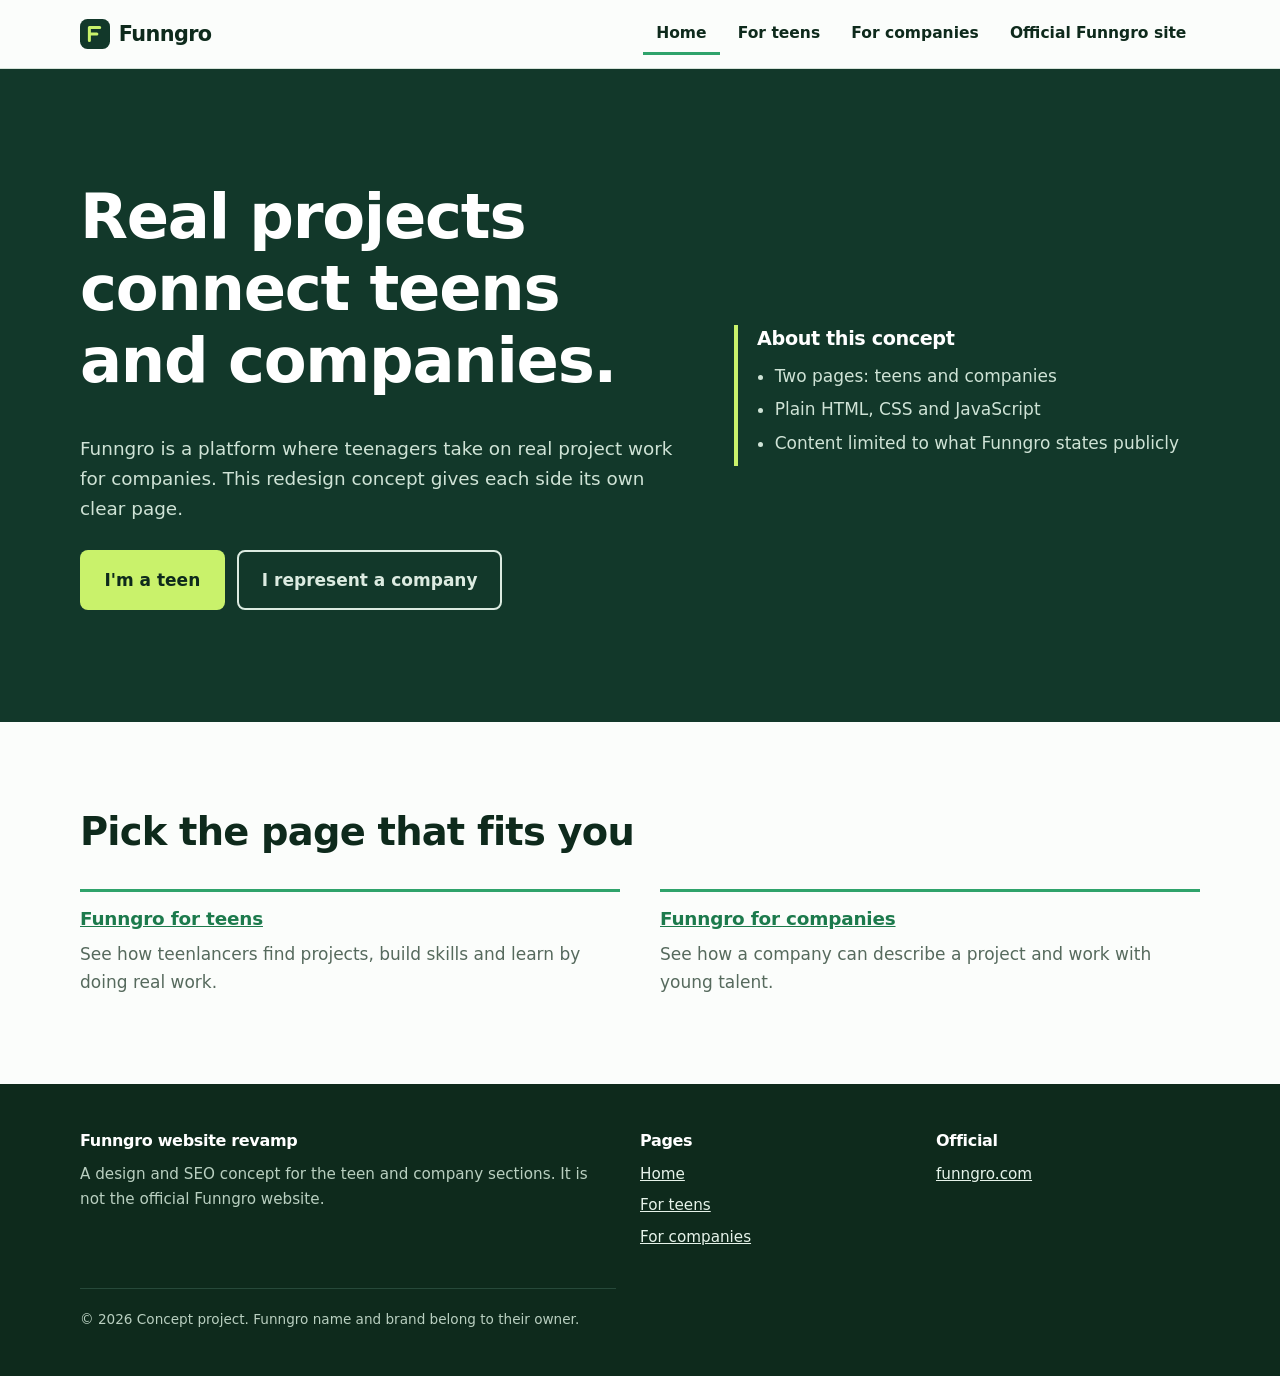
<file: index.html>
<!DOCTYPE html>
<html lang="en">
<head>
<meta charset="utf-8">
<meta name="viewport" content="width=device-width, initial-scale=1">
<title>Funngro Revamp: Real projects for teens, young talent for companies</title>
<meta name="description" content="A website redesign concept for Funngro, the platform that connects teenagers with companies for real projects. Choose the teen or company path.">
<meta name="theme-color" content="#12382a">
<link rel="canonical" href="https://YOUR-DOMAIN.vercel.app/">
<meta property="og:type" content="website">
<meta property="og:site_name" content="Funngro Website Revamp (concept)">
<meta property="og:title" content="Funngro Revamp: Real projects for teens, young talent for companies">
<meta property="og:description" content="A website redesign concept for Funngro, the platform that connects teenagers with companies for real projects. Choose the teen or company path.">
<meta property="og:url" content="https://YOUR-DOMAIN.vercel.app/">
<meta property="og:locale" content="en_IN">
<meta name="twitter:card" content="summary">
<meta name="twitter:title" content="Funngro Revamp: Real projects for teens, young talent for companies">
<meta name="twitter:description" content="A website redesign concept for Funngro, the platform that connects teenagers with companies for real projects. Choose the teen or company path.">
<link rel="icon" href="data:image/svg+xml,%3Csvg xmlns='http://www.w3.org/2000/svg' viewBox='0 0 32 32'%3E%3Crect width='32' height='32' rx='8' fill='%2312382a'/%3E%3Cpath d='M10 23V9h11M10 16h8' fill='none' stroke='%23c9f26b' stroke-width='3.2' stroke-linecap='round'/%3E%3C/svg%3E">
<link rel="stylesheet" href="style.css">
</head>
<body>
<a class="skip" href="#main">Skip to content</a>
<header class="site-header"><div class="wrap nav">
<a class="brand" href="index.html" aria-label="Funngro revamp home"><svg viewBox="0 0 32 32" aria-hidden="true" focusable="false"><rect width="32" height="32" rx="8" fill="#12382a"/><path d="M10 23V9h11M10 16h8" fill="none" stroke="#c9f26b" stroke-width="3.2" stroke-linecap="round" stroke-linejoin="round"/></svg>Funngro</a>
<button class="nav-toggle" aria-expanded="false" aria-controls="nav-list">Menu</button>
<nav aria-label="Main"><ul class="nav-list" id="nav-list">
<li><a href="index.html" aria-current="page">Home</a></li><li><a href="teen.html">For teens</a></li><li><a href="company.html">For companies</a></li>
<li><a href="https://www.funngro.com/" rel="noopener">Official Funngro site</a></li>
</ul></nav></div></header>
<main id="main">
<section class="hero"><div class="wrap hero-grid"><div>
<h1>Real projects connect teens and companies.</h1>
<p>Funngro is a platform where teenagers take on real project work for companies. This redesign concept gives each side its own clear page.</p>
<div class="btns"><a class="btn btn-primary" href="teen.html">I'm a teen</a><a class="btn btn-ghost" href="company.html">I represent a company</a></div></div>
<div class="hero-note"><h2 style="color:#fff;font-size:1.2rem">About this concept</h2><ul><li>Two pages: teens and companies</li><li>Plain HTML, CSS and JavaScript</li><li>Content limited to what Funngro states publicly</li></ul></div></div></section>
<section aria-labelledby="paths"><div class="wrap"><h2 id="paths">Pick the page that fits you</h2>
<div class="grid">
<div class="item"><h3><a href="teen.html">Funngro for teens</a></h3><p>See how teenlancers find projects, build skills and learn by doing real work.</p></div>
<div class="item"><h3><a href="company.html">Funngro for companies</a></h3><p>See how a company can describe a project and work with young talent.</p></div>
</div></div></section>
</main>
<footer class="site-footer"><div class="wrap">
<div class="foot">
<div><h2>Funngro website revamp</h2><p>A design and SEO concept for the teen and company sections. It is not the official Funngro website.</p></div>
<nav aria-label="Footer pages"><h2>Pages</h2><ul><li><a href="index.html">Home</a></li><li><a href="teen.html">For teens</a></li><li><a href="company.html">For companies</a></li></ul></nav>
<nav aria-label="Official links"><h2>Official</h2><ul><li><a href="https://www.funngro.com/" rel="noopener">funngro.com</a></li></ul></nav>
</div>
<p class="fine">&copy; <span id="year">2026</span> Concept project. Funngro name and brand belong to their owner.</p>
</div></footer>
<script src="script.js" defer></script>
</body>
</html>
</file>
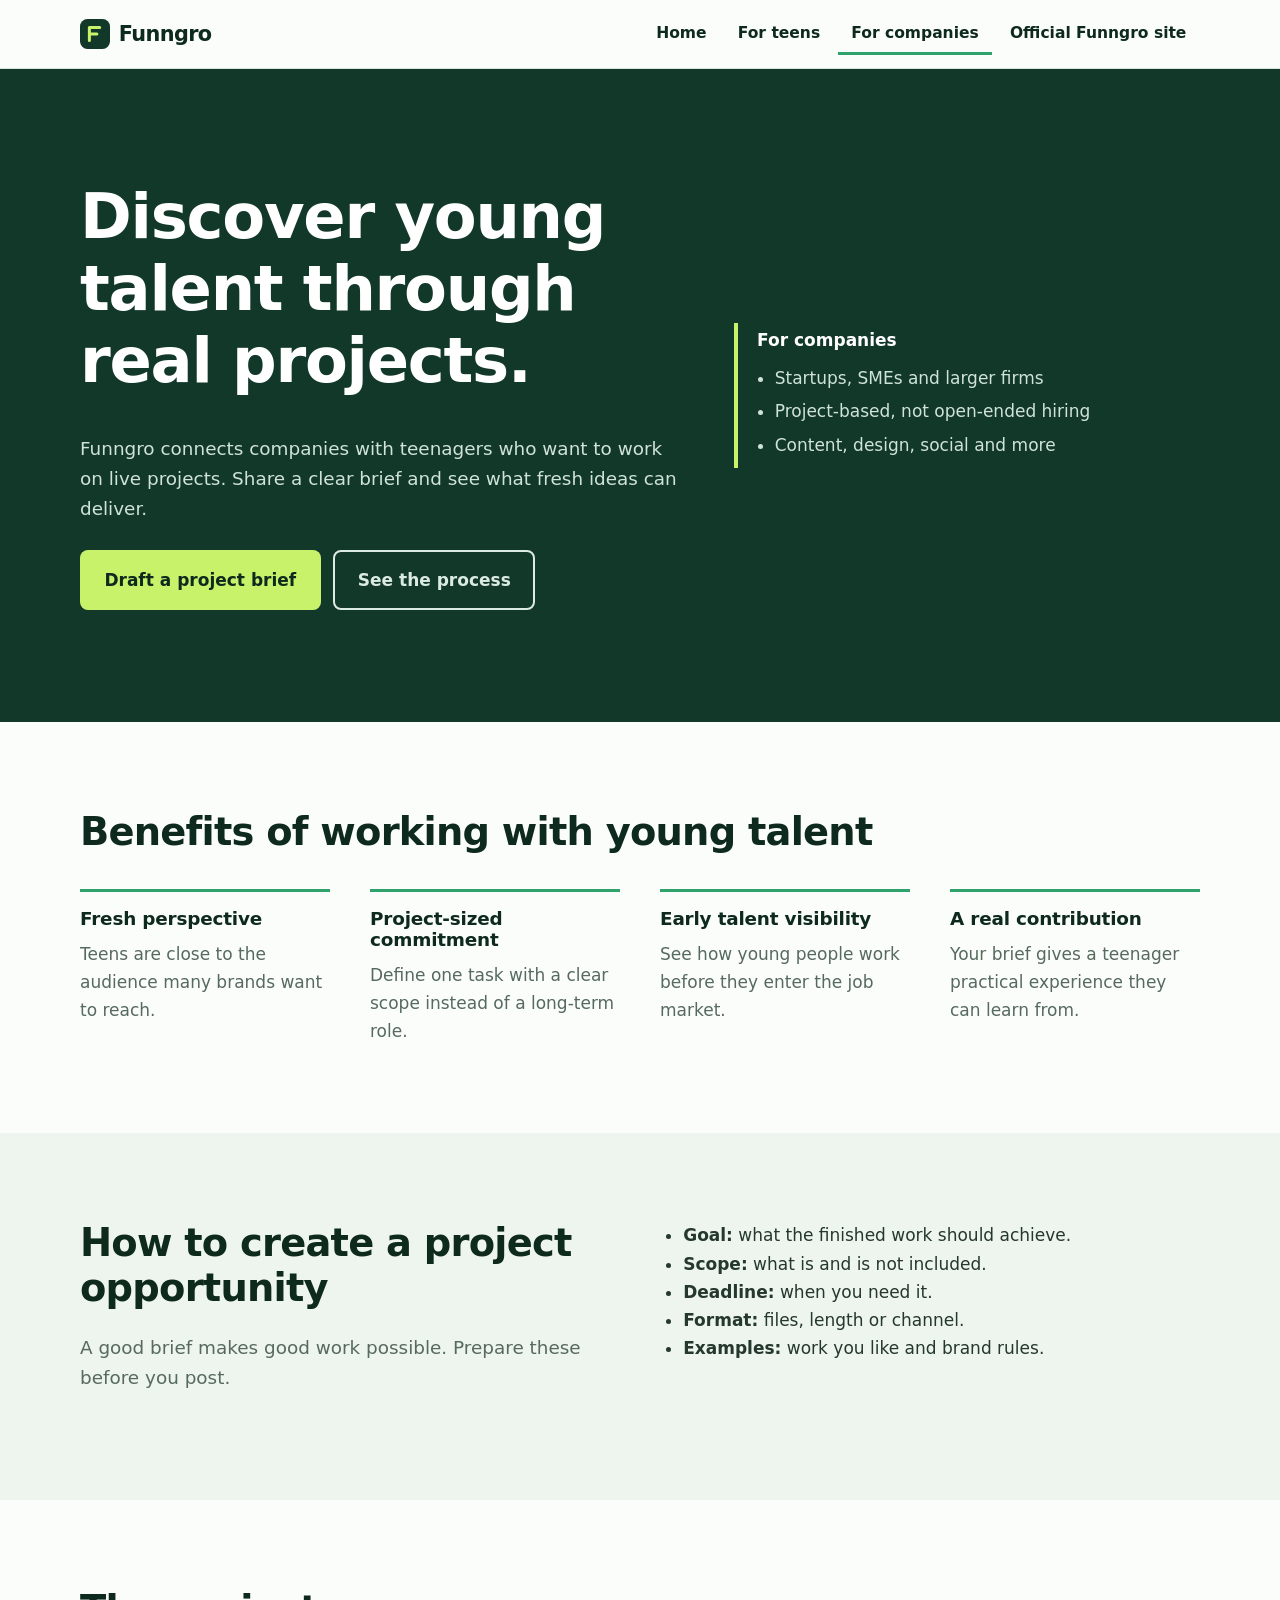
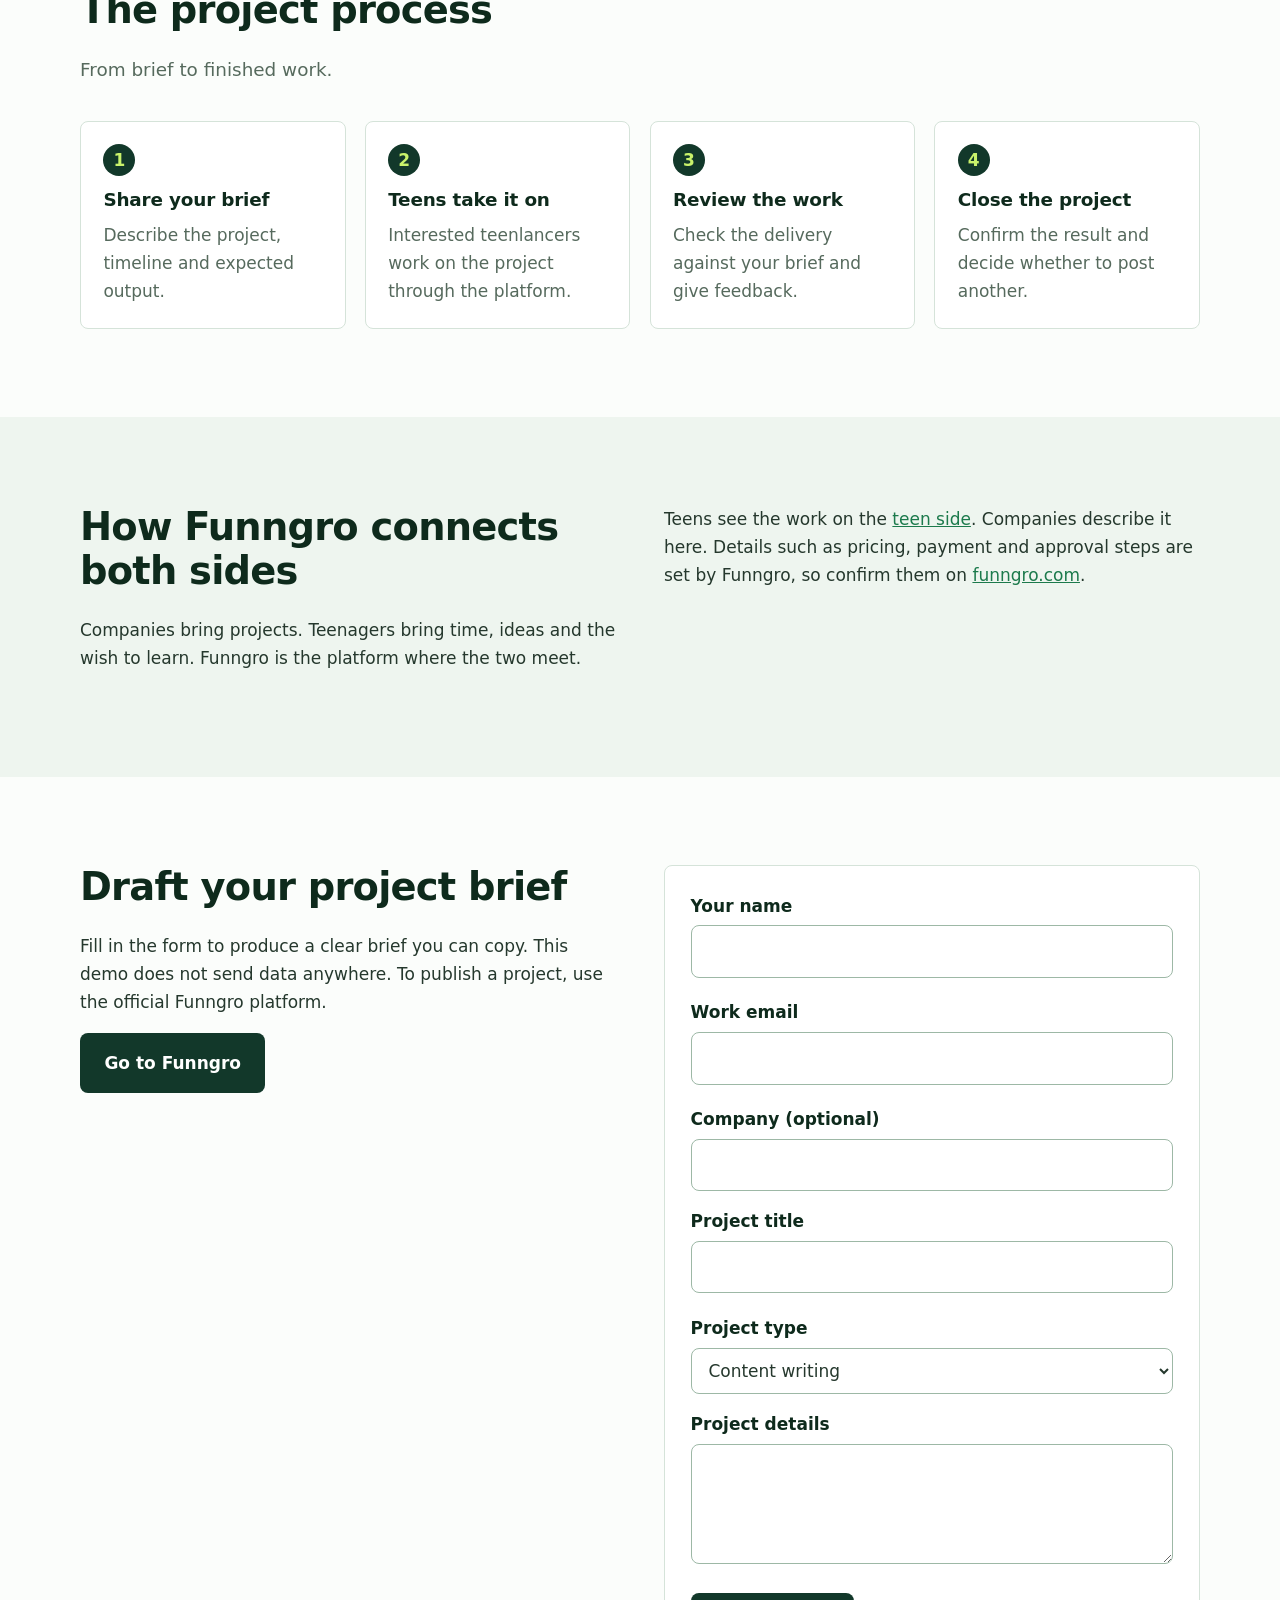
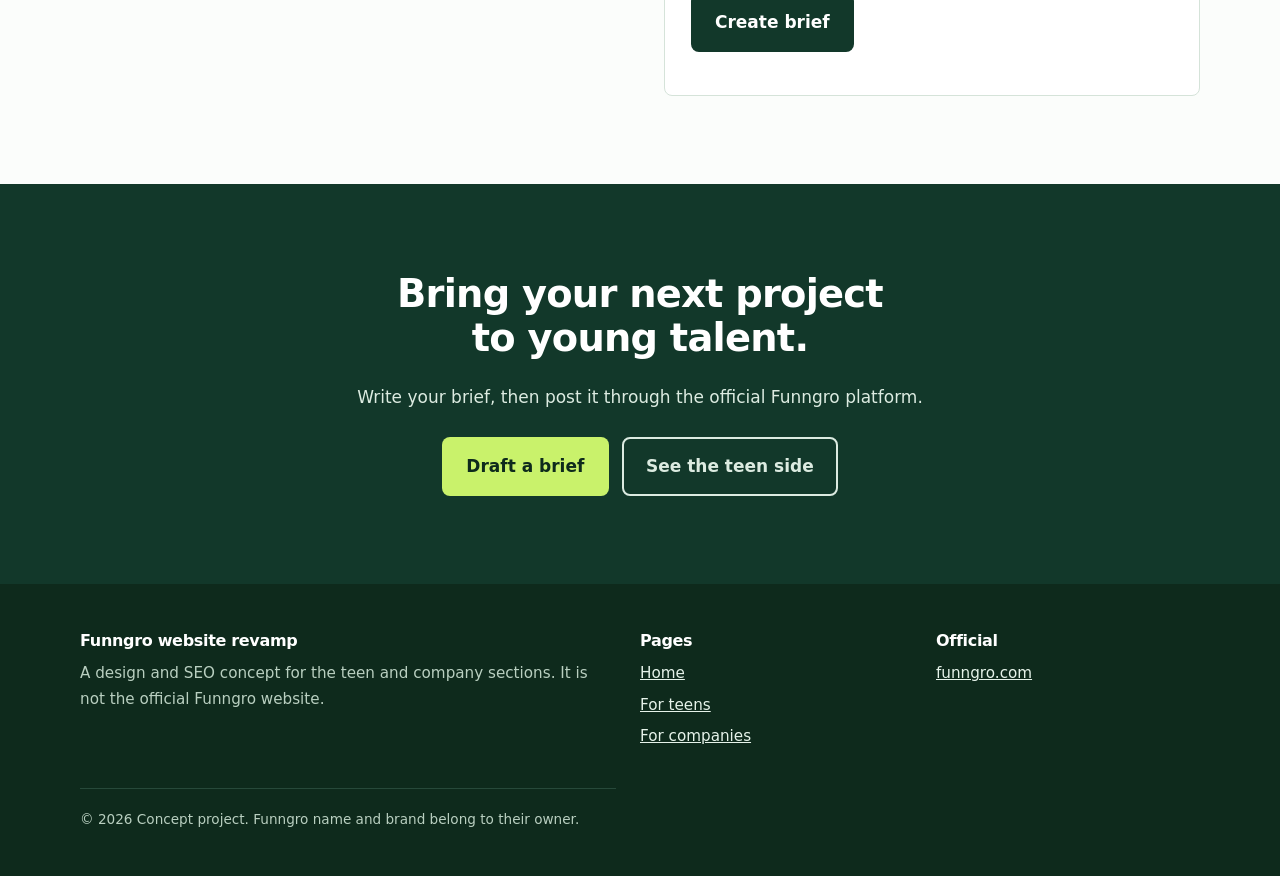
<file: company.html>
<!DOCTYPE html>
<html lang="en">
<head>
<meta charset="utf-8">
<meta name="viewport" content="width=device-width, initial-scale=1">
<title>Funngro for Companies: Work With Young Talent on Real Projects</title>
<meta name="description" content="Describe a project, reach teenage talent and review the finished work. Learn how companies can work with young talent through Funngro.">
<meta name="theme-color" content="#12382a">
<link rel="canonical" href="https://https://funngro-website-henna.vercel.app//company.html">
<meta property="og:type" content="website">
<meta property="og:site_name" content="Funngro Website Revamp (concept)">
<meta property="og:title" content="Funngro for Companies: Work With Young Talent on Real Projects">
<meta property="og:description" content="Describe a project, reach teenage talent and review the finished work. Learn how companies can work with young talent through Funngro.">
<meta property="og:url" content="https://https://funngro-website-henna.vercel.app//company.html">
<meta property="og:locale" content="en_IN">
<meta name="twitter:card" content="summary">
<meta name="twitter:title" content="Funngro for Companies: Work With Young Talent on Real Projects">
<meta name="twitter:description" content="Describe a project, reach teenage talent and review the finished work. Learn how companies can work with young talent through Funngro.">
<link rel="icon" href="data:image/svg+xml,%3Csvg xmlns='http://www.w3.org/2000/svg' viewBox='0 0 32 32'%3E%3Crect width='32' height='32' rx='8' fill='%2312382a'/%3E%3Cpath d='M10 23V9h11M10 16h8' fill='none' stroke='%23c9f26b' stroke-width='3.2' stroke-linecap='round'/%3E%3C/svg%3E">
<link rel="stylesheet" href="style.css">
<script type="application/ld+json">
{"@context":"https://schema.org","@type":"WebPage","name":"Funngro for companies","description":"How companies can create project opportunities for young talent.","isPartOf":{"@type":"WebSite","name":"Funngro Website Revamp (concept)"}}
</script>
</head>
<body>
<a class="skip" href="#main">Skip to content</a>
<header class="site-header"><div class="wrap nav">
<a class="brand" href="index.html" aria-label="Funngro revamp home"><svg viewBox="0 0 32 32" aria-hidden="true" focusable="false"><rect width="32" height="32" rx="8" fill="#12382a"/><path d="M10 23V9h11M10 16h8" fill="none" stroke="#c9f26b" stroke-width="3.2" stroke-linecap="round" stroke-linejoin="round"/></svg>Funngro</a>
<button class="nav-toggle" aria-expanded="false" aria-controls="nav-list">Menu</button>
<nav aria-label="Main"><ul class="nav-list" id="nav-list">
<li><a href="index.html">Home</a></li><li><a href="teen.html">For teens</a></li><li><a href="company.html" aria-current="page">For companies</a></li>
<li><a href="https://www.funngro.com/" rel="noopener">Official Funngro site</a></li>
</ul></nav></div></header>
<main id="main">
<section class="hero" aria-labelledby="h1"><div class="wrap hero-grid"><div>
<h1 id="h1">Discover young talent through real projects.</h1>
<p>Funngro connects companies with teenagers who want to work on live projects. Share a clear brief and see what fresh ideas can deliver.</p>
<div class="btns"><a class="btn btn-primary" href="#inquiry">Draft a project brief</a><a class="btn btn-ghost" href="#process">See the process</a></div></div>
<aside class="hero-note" aria-label="At a glance"><strong>For companies</strong><ul><li>Startups, SMEs and larger firms</li><li>Project-based, not open-ended hiring</li><li>Content, design, social and more</li></ul></aside></div></section>

<section aria-labelledby="ben-h"><div class="wrap"><h2 id="ben-h">Benefits of working with young talent</h2>
<div class="grid">
<div class="item"><h3>Fresh perspective</h3><p>Teens are close to the audience many brands want to reach.</p></div>
<div class="item"><h3>Project-sized commitment</h3><p>Define one task with a clear scope instead of a long-term role.</p></div>
<div class="item"><h3>Early talent visibility</h3><p>See how young people work before they enter the job market.</p></div>
<div class="item"><h3>A real contribution</h3><p>Your brief gives a teenager practical experience they can learn from.</p></div></div></div></section>

<section class="alt" aria-labelledby="create-h"><div class="wrap split"><div>
<h2 id="create-h">How to create a project opportunity</h2>
<p class="lead">A good brief makes good work possible. Prepare these before you post.</p></div>
<ul style="margin:0;padding-left:1.2rem"><li><strong>Goal:</strong> what the finished work should achieve.</li><li><strong>Scope:</strong> what is and is not included.</li><li><strong>Deadline:</strong> when you need it.</li><li><strong>Format:</strong> files, length or channel.</li><li><strong>Examples:</strong> work you like and brand rules.</li></ul></div></section>

<section id="process" aria-labelledby="proc-h"><div class="wrap"><h2 id="proc-h">The project process</h2>
<p class="lead">From brief to finished work.</p>
<ol class="steps">
<li><h3>Share your brief</h3><p>Describe the project, timeline and expected output.</p></li>
<li><h3>Teens take it on</h3><p>Interested teenlancers work on the project through the platform.</p></li>
<li><h3>Review the work</h3><p>Check the delivery against your brief and give feedback.</p></li>
<li><h3>Close the project</h3><p>Confirm the result and decide whether to post another.</p></li></ol></div></section>

<section class="alt" aria-labelledby="conn-h"><div class="wrap split"><div>
<h2 id="conn-h">How Funngro connects both sides</h2>
<p>Companies bring projects. Teenagers bring time, ideas and the wish to learn. Funngro is the platform where the two meet.</p></div>
<div><p>Teens see the work on the <a href="teen.html">teen side</a>. Companies describe it here. Details such as pricing, payment and approval steps are set by Funngro, so confirm them on <a href="https://www.funngro.com/" rel="noopener">funngro.com</a>.</p></div></div></section>

<section id="inquiry" aria-labelledby="inq-h"><div class="wrap split"><div>
<h2 id="inq-h">Draft your project brief</h2>
<p>Fill in the form to produce a clear brief you can copy. This demo does not send data anywhere. To publish a project, use the official Funngro platform.</p>
<p><a class="btn btn-dark" href="https://www.funngro.com/" rel="noopener">Go to Funngro</a></p></div>
<form id="brief-form" novalidate aria-label="Project brief">
<label for="name">Your name</label><input id="name" name="name" autocomplete="name" required aria-describedby="name-err"><p class="err" id="name-err" role="alert"></p>
<label for="email">Work email</label><input id="email" name="email" type="email" autocomplete="email" required aria-describedby="email-err"><p class="err" id="email-err" role="alert"></p>
<label for="org">Company (optional)</label><input id="org" name="org" autocomplete="organization">
<label for="title">Project title</label><input id="title" name="title" required aria-describedby="title-err"><p class="err" id="title-err" role="alert"></p>
<label for="type">Project type</label><select id="type" name="type"><option>Content writing</option><option>Graphic design</option><option>Social media</option><option>Survey or research</option><option>Other</option></select>
<label for="details">Project details</label><textarea id="details" name="details" required aria-describedby="details-err"></textarea><p class="err" id="details-err" role="alert"></p>
<button class="btn btn-dark" type="submit">Create brief</button>
<textarea id="brief-output" readonly hidden aria-label="Generated brief" style="margin-top:1rem"></textarea>
<p id="brief-actions" hidden><button class="btn btn-primary" type="button" id="copy-brief">Copy brief</button></p>
<p class="status" id="brief-status" role="status"></p></form></div></section>
<section class="cta" aria-labelledby="cta-h"><div class="wrap"><h2 id="cta-h">Bring your next project to young talent.</h2><p>Write your brief, then post it through the official Funngro platform.</p><div class="btns"><a class="btn btn-primary" href="#inquiry">Draft a brief</a><a class="btn btn-ghost" href="teen.html">See the teen side</a></div></div></section>
</main>
<footer class="site-footer"><div class="wrap">
<div class="foot">
<div><h2>Funngro website revamp</h2><p>A design and SEO concept for the teen and company sections. It is not the official Funngro website.</p></div>
<nav aria-label="Footer pages"><h2>Pages</h2><ul><li><a href="index.html">Home</a></li><li><a href="teen.html">For teens</a></li><li><a href="company.html">For companies</a></li></ul></nav>
<nav aria-label="Official links"><h2>Official</h2><ul><li><a href="https://www.funngro.com/" rel="noopener">funngro.com</a></li></ul></nav>
</div>
<p class="fine">&copy; <span id="year">2026</span> Concept project. Funngro name and brand belong to their owner.</p>
</div></footer>
<script src="script.js" defer></script>
</body>
</html>
</file>
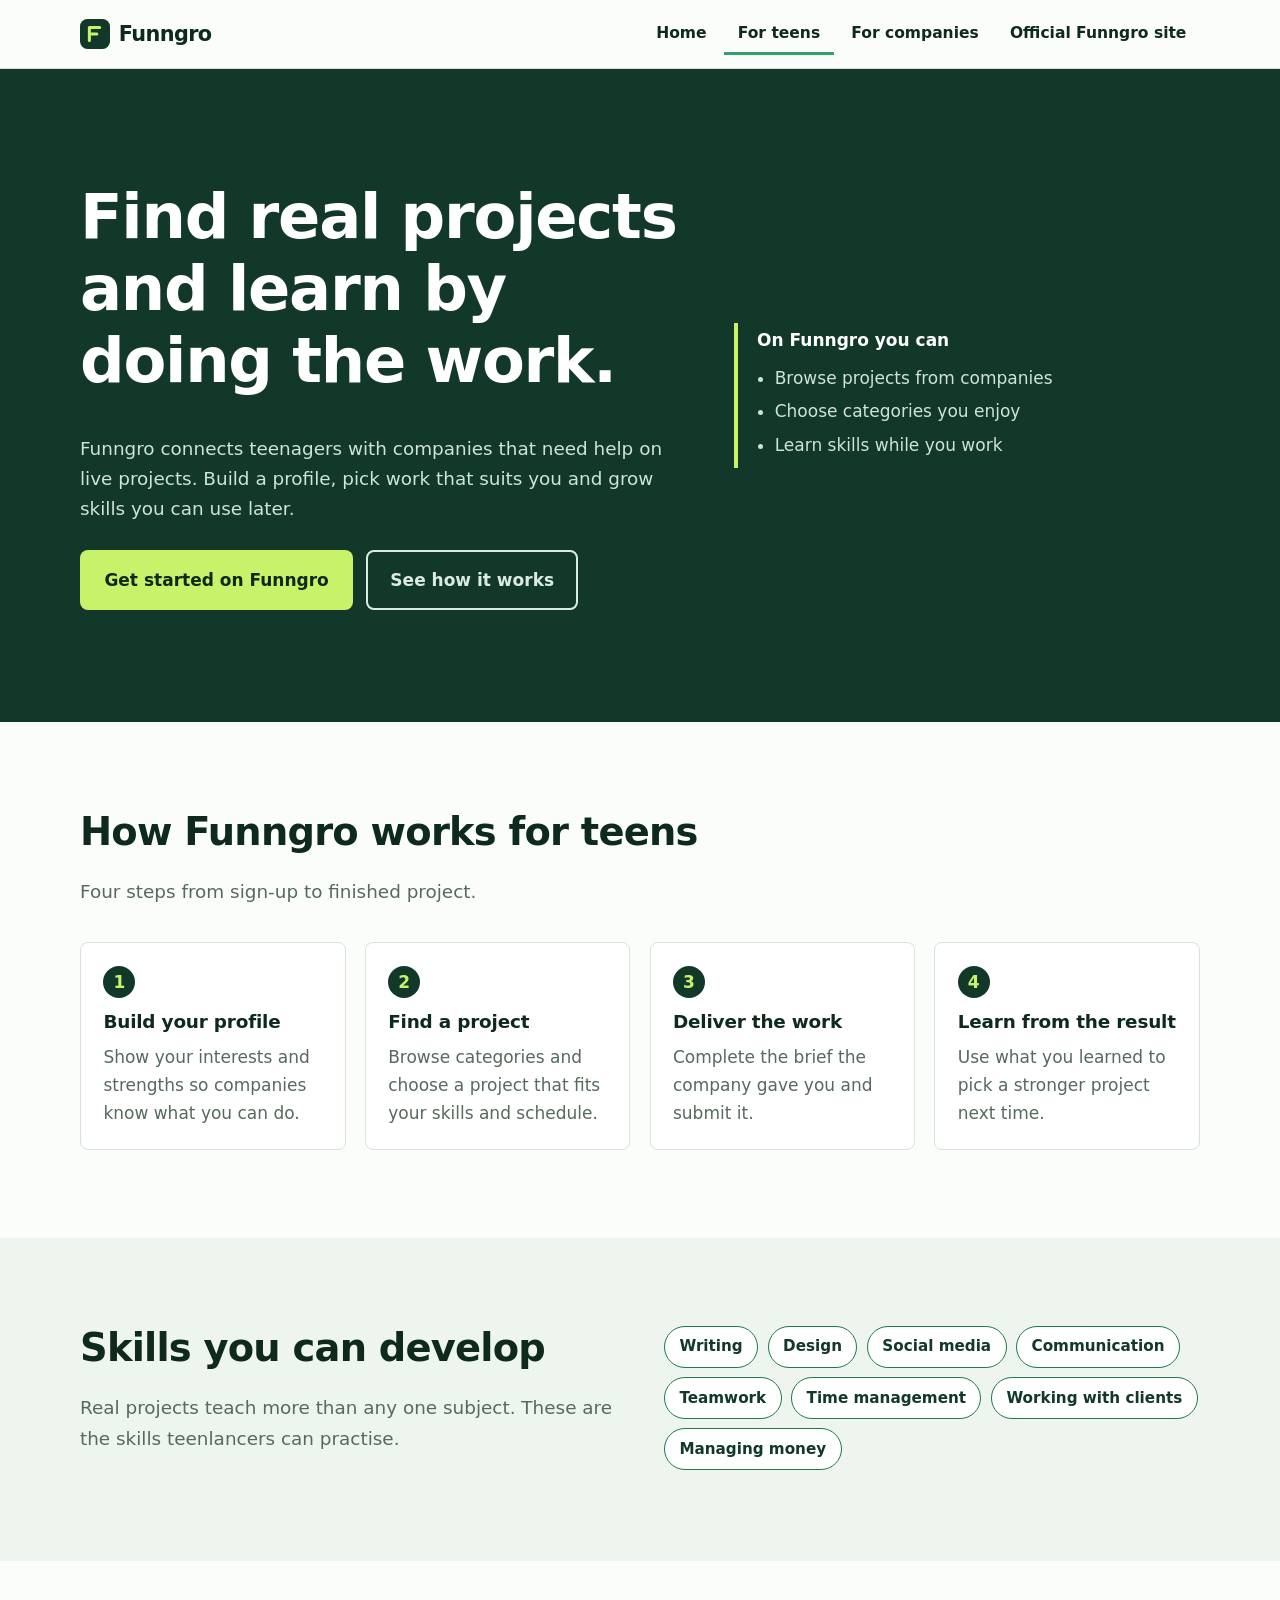
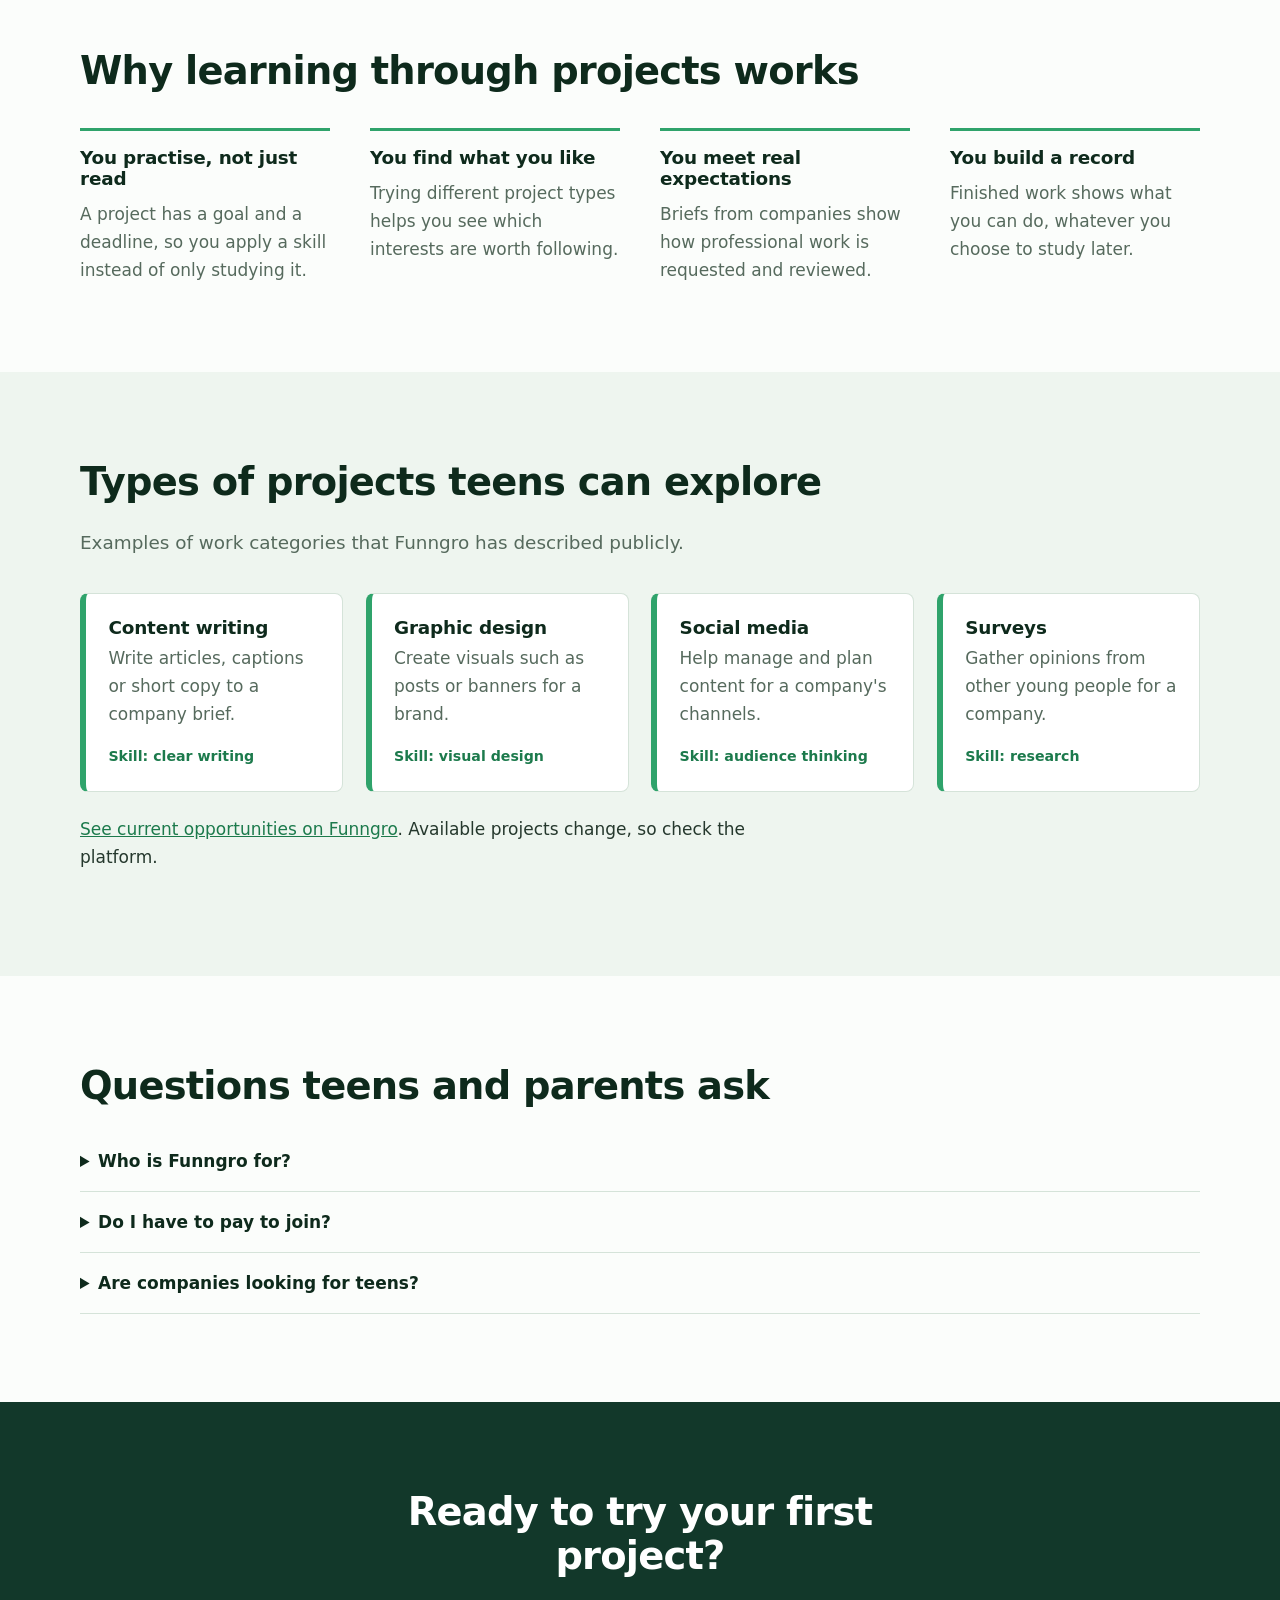
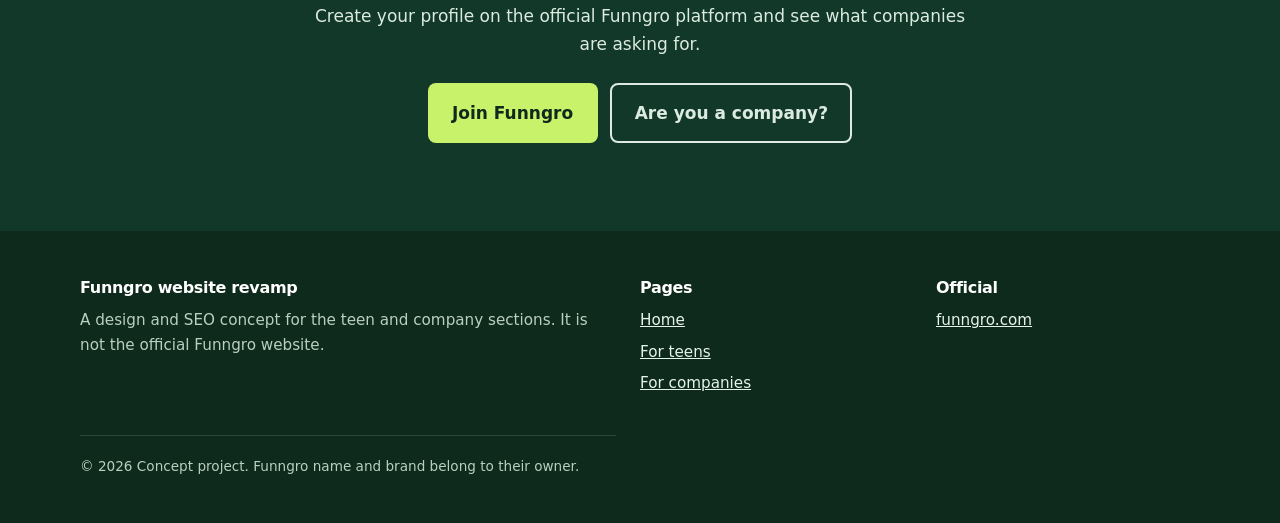
<file: teen.html>
<!DOCTYPE html>
<html lang="en">
<head>
<meta charset="utf-8">
<meta name="viewport" content="width=device-width, initial-scale=1">
<title>Funngro for Teens: Find Real Projects and Build Skills</title>
<meta name="description" content="Discover real project opportunities with companies, build your profile and learn useful skills by doing actual work. See how Funngro works for teenagers.">
<meta name="theme-color" content="#12382a">
<link rel="canonical" href="https://https://funngro-website-henna.vercel.app//teen.html">
<meta property="og:type" content="website">
<meta property="og:site_name" content="Funngro Website Revamp (concept)">
<meta property="og:title" content="Funngro for Teens: Find Real Projects and Build Skills">
<meta property="og:description" content="Discover real project opportunities with companies, build your profile and learn useful skills by doing actual work. See how Funngro works for teenagers.">
<meta property="og:url" content="https://https://funngro-website-henna.vercel.app//teen.html">
<meta property="og:locale" content="en_IN">
<meta name="twitter:card" content="summary">
<meta name="twitter:title" content="Funngro for Teens: Find Real Projects and Build Skills">
<meta name="twitter:description" content="Discover real project opportunities with companies, build your profile and learn useful skills by doing actual work. See how Funngro works for teenagers.">
<link rel="icon" href="data:image/svg+xml,%3Csvg xmlns='http://www.w3.org/2000/svg' viewBox='0 0 32 32'%3E%3Crect width='32' height='32' rx='8' fill='%2312382a'/%3E%3Cpath d='M10 23V9h11M10 16h8' fill='none' stroke='%23c9f26b' stroke-width='3.2' stroke-linecap='round'/%3E%3C/svg%3E">
<link rel="stylesheet" href="style.css">
<script type="application/ld+json">
{"@context":"https://schema.org","@type":"WebPage","name":"Funngro for teens","description":"How teenagers can find project opportunities and build skills through real work.","isPartOf":{"@type":"WebSite","name":"Funngro Website Revamp (concept)"}}
</script>
</head>
<body>
<a class="skip" href="#main">Skip to content</a>
<header class="site-header"><div class="wrap nav">
<a class="brand" href="index.html" aria-label="Funngro revamp home"><svg viewBox="0 0 32 32" aria-hidden="true" focusable="false"><rect width="32" height="32" rx="8" fill="#12382a"/><path d="M10 23V9h11M10 16h8" fill="none" stroke="#c9f26b" stroke-width="3.2" stroke-linecap="round" stroke-linejoin="round"/></svg>Funngro</a>
<button class="nav-toggle" aria-expanded="false" aria-controls="nav-list">Menu</button>
<nav aria-label="Main"><ul class="nav-list" id="nav-list">
<li><a href="index.html">Home</a></li><li><a href="teen.html" aria-current="page">For teens</a></li><li><a href="company.html">For companies</a></li>
<li><a href="https://www.funngro.com/" rel="noopener">Official Funngro site</a></li>
</ul></nav></div></header>
<main id="main">
<section class="hero" aria-labelledby="h1"><div class="wrap hero-grid"><div>
<h1 id="h1">Find real projects and learn by doing the work.</h1>
<p>Funngro connects teenagers with companies that need help on live projects. Build a profile, pick work that suits you and grow skills you can use later.</p>
<div class="btns"><a class="btn btn-primary" href="https://www.funngro.com/" rel="noopener">Get started on Funngro</a><a class="btn btn-ghost" href="#how">See how it works</a></div></div>
<aside class="hero-note" aria-label="At a glance"><strong>On Funngro you can</strong><ul><li>Browse projects from companies</li><li>Choose categories you enjoy</li><li>Learn skills while you work</li></ul></aside></div></section>

<section id="how" aria-labelledby="how-h"><div class="wrap"><h2 id="how-h">How Funngro works for teens</h2>
<p class="lead">Four steps from sign-up to finished project.</p>
<ol class="steps">
<li><h3>Build your profile</h3><p>Show your interests and strengths so companies know what you can do.</p></li>
<li><h3>Find a project</h3><p>Browse categories and choose a project that fits your skills and schedule.</p></li>
<li><h3>Deliver the work</h3><p>Complete the brief the company gave you and submit it.</p></li>
<li><h3>Learn from the result</h3><p>Use what you learned to pick a stronger project next time.</p></li></ol></div></section>

<section class="alt" aria-labelledby="skills-h"><div class="wrap split"><div>
<h2 id="skills-h">Skills you can develop</h2>
<p class="lead">Real projects teach more than any one subject. These are the skills teenlancers can practise.</p></div>
<ul class="tags" style="margin-top:0"><li>Writing</li><li>Design</li><li>Social media</li><li>Communication</li><li>Teamwork</li><li>Time management</li><li>Working with clients</li><li>Managing money</li></ul></div></section>

<section aria-labelledby="learn-h"><div class="wrap"><h2 id="learn-h">Why learning through projects works</h2>
<div class="grid">
<div class="item"><h3>You practise, not just read</h3><p>A project has a goal and a deadline, so you apply a skill instead of only studying it.</p></div>
<div class="item"><h3>You find what you like</h3><p>Trying different project types helps you see which interests are worth following.</p></div>
<div class="item"><h3>You meet real expectations</h3><p>Briefs from companies show how professional work is requested and reviewed.</p></div>
<div class="item"><h3>You build a record</h3><p>Finished work shows what you can do, whatever you choose to study later.</p></div></div></div></section>

<section class="alt" id="projects" aria-labelledby="proj-h"><div class="wrap"><h2 id="proj-h">Types of projects teens can explore</h2>
<p class="lead">Examples of work categories that Funngro has described publicly.</p>
<div class="showcase">
<article class="proj"><h3>Content writing</h3><p>Write articles, captions or short copy to a company brief.</p><small>Skill: clear writing</small></article>
<article class="proj"><h3>Graphic design</h3><p>Create visuals such as posts or banners for a brand.</p><small>Skill: visual design</small></article>
<article class="proj"><h3>Social media</h3><p>Help manage and plan content for a company's channels.</p><small>Skill: audience thinking</small></article>
<article class="proj"><h3>Surveys</h3><p>Gather opinions from other young people for a company.</p><small>Skill: research</small></article></div>
<p style="margin-top:1.4rem"><a href="https://www.funngro.com/" rel="noopener">See current opportunities on Funngro</a>. Available projects change, so check the platform.</p></div></section>

<section aria-labelledby="faq-h"><div class="wrap"><h2 id="faq-h">Questions teens and parents ask</h2>
<details><summary>Who is Funngro for?</summary><p>Funngro describes its users as teenlancers. Its app listing mentions ages 14 to 22. Check funngro.com for current eligibility.</p></details>
<details><summary>Do I have to pay to join?</summary><p>Funngro's own pages describe how it works. Confirm current terms on the official site before signing up.</p></details>
<details><summary>Are companies looking for teens?</summary><p>Companies post projects for teen talent. <a href="company.html">Read the company side</a> to see what they are asked to provide.</p></details></div></section>
<section class="cta" aria-labelledby="cta-h"><div class="wrap"><h2 id="cta-h">Ready to try your first project?</h2><p>Create your profile on the official Funngro platform and see what companies are asking for.</p><div class="btns"><a class="btn btn-primary" href="https://www.funngro.com/" rel="noopener">Join Funngro</a><a class="btn btn-ghost" href="company.html">Are you a company?</a></div></div></section>
</main>
<footer class="site-footer"><div class="wrap">
<div class="foot">
<div><h2>Funngro website revamp</h2><p>A design and SEO concept for the teen and company sections. It is not the official Funngro website.</p></div>
<nav aria-label="Footer pages"><h2>Pages</h2><ul><li><a href="index.html">Home</a></li><li><a href="teen.html">For teens</a></li><li><a href="company.html">For companies</a></li></ul></nav>
<nav aria-label="Official links"><h2>Official</h2><ul><li><a href="https://www.funngro.com/" rel="noopener">funngro.com</a></li></ul></nav>
</div>
<p class="fine">&copy; <span id="year">2026</span> Concept project. Funngro name and brand belong to their owner.</p>
</div></footer>
<script src="script.js" defer></script>
</body>
</html>
</file>
<file: style.css>
/* Funngro Revamp – shared styles */
:root{--ink:#0e2a1c;--forest:#12382a;--green:#1c7a4c;--leaf:#2fa36b;--lime:#c9f26b;--mist:#eef5ef;--paper:#fbfdfb;--line:#d5e3d9;--text:#25382d;--muted:#566a5d;--r:8px;--max:1120px}
*,*::before,*::after{box-sizing:border-box}
html{scroll-behavior:smooth;scroll-padding-top:80px}
body{margin:0;font:1.0625rem/1.65 system-ui,-apple-system,"Segoe UI",Roboto,Helvetica,Arial,sans-serif;color:var(--text);background:var(--paper)}
h1,h2,h3{color:var(--ink);line-height:1.15;letter-spacing:-.02em;margin:0 0 .6em}
h1{font-size:clamp(2.2rem,5.5vw,3.9rem);font-weight:800}
h2{font-size:clamp(1.7rem,3.4vw,2.4rem);font-weight:750}
h3{font-size:1.15rem;font-weight:700;letter-spacing:-.01em}
p{margin:0 0 1em;max-width:62ch}
a{color:var(--green)}
:focus-visible{outline:3px solid var(--leaf);outline-offset:3px;border-radius:4px}
.wrap{width:min(100% - 2.5rem,var(--max));margin-inline:auto}
.skip{position:absolute;left:-999px;top:0;background:var(--lime);color:var(--ink);padding:.6rem 1rem;z-index:100}
.skip:focus{left:0}
/* header */
.site-header{position:sticky;top:0;z-index:50;background:rgba(251,253,251,.94);backdrop-filter:blur(8px);border-bottom:1px solid var(--line)}
.nav{display:flex;align-items:center;justify-content:space-between;min-height:68px;gap:1rem}
.brand{display:flex;align-items:center;gap:.55rem;font-weight:800;font-size:1.3rem;color:var(--ink);text-decoration:none;letter-spacing:-.03em}
.brand svg{width:30px;height:30px}
.nav-list{display:flex;gap:.25rem;list-style:none;margin:0;padding:0;align-items:center}
.nav-list a{display:block;padding:.5rem .85rem;color:var(--ink);text-decoration:none;font-weight:600;font-size:.97rem;border-radius:var(--r)}
.nav-list a:hover{background:var(--mist)}
.nav-list a[aria-current="page"]{box-shadow:inset 0 -3px 0 var(--leaf);border-radius:0}
.nav-toggle{display:none;background:none;border:1px solid var(--line);border-radius:var(--r);padding:.5rem .7rem;font:inherit;font-weight:600;color:var(--ink);cursor:pointer}
/* buttons */
.btn{display:inline-block;padding:.85rem 1.4rem;border-radius:var(--r);font-weight:700;text-decoration:none;border:2px solid transparent;cursor:pointer;font:inherit;font-weight:700;transition:transform .15s,background .15s}
.btn:hover{transform:translateY(-2px)}
.btn-primary{background:var(--lime);color:var(--ink)}
.btn-primary:hover{background:#d8f98a}
.btn-dark{background:var(--forest);color:#fff}
.btn-ghost{border-color:currentColor;color:inherit;background:transparent}
.btns{display:flex;flex-wrap:wrap;gap:.8rem;margin-top:1.6rem}
/* hero */
.hero{background:var(--forest);color:#dcebe1;padding:clamp(3.5rem,9vw,7rem) 0}
.hero h1{color:#fff;max-width:16ch}
.hero p{font-size:1.15rem;color:#cfe3d6}
.hero-grid{display:grid;grid-template-columns:1.3fr 1fr;gap:3rem;align-items:center}
.hero-note{border-left:4px solid var(--lime);padding:.2rem 0 .2rem 1.2rem;color:#fff}
.hero-note ul{margin:.6rem 0 0;padding-left:1.1rem;color:#cfe3d6}
.hero-note li{margin:.35rem 0}
/* sections */
section{padding:clamp(3rem,7vw,5.5rem) 0}
.alt{background:var(--mist)}
.lead{font-size:1.15rem;color:var(--muted)}
.grid{display:grid;gap:2rem 2.5rem;grid-template-columns:repeat(auto-fit,minmax(240px,1fr));margin-top:2.2rem}
.item{border-top:3px solid var(--leaf);padding-top:1rem}
.item p{color:var(--muted);margin:0}
.steps{counter-reset:s;list-style:none;padding:0;margin:2.2rem 0 0;display:grid;gap:1.2rem;grid-template-columns:repeat(auto-fit,minmax(220px,1fr))}
.steps li{counter-increment:s;background:#fff;border:1px solid var(--line);border-radius:var(--r);padding:1.4rem}
.steps li::before{content:counter(s);display:inline-grid;place-items:center;width:2rem;height:2rem;border-radius:50%;background:var(--forest);color:var(--lime);font-weight:800;margin-bottom:.8rem}
.steps p{color:var(--muted);margin:0}
.tags{display:flex;flex-wrap:wrap;gap:.6rem;list-style:none;padding:0;margin:1.6rem 0 0}
.tags li{border:1.5px solid var(--green);color:var(--forest);padding:.45rem .9rem;border-radius:99px;font-weight:600;font-size:.95rem;background:#fff}
.showcase{display:grid;gap:1.4rem;grid-template-columns:repeat(auto-fit,minmax(250px,1fr));margin-top:2.2rem}
.proj{background:#fff;border:1px solid var(--line);border-left:6px solid var(--leaf);border-radius:var(--r);padding:1.4rem}
.proj h3{margin-bottom:.4rem}.proj p{color:var(--muted);margin:0 0 .8rem}
.proj small{font-weight:600;color:var(--green)}
.split{display:grid;grid-template-columns:1fr 1fr;gap:3rem;align-items:start}
.cta{background:var(--forest);color:#dcebe1;text-align:center}
.cta h2{color:#fff;margin-inline:auto;max-width:20ch}.cta p{margin-inline:auto}
.cta .btns{justify-content:center}
/* form */
form{background:#fff;border:1px solid var(--line);border-radius:var(--r);padding:1.6rem}
label{display:block;font-weight:600;color:var(--ink);margin:0 0 .35rem}
input,select,textarea{width:100%;font:inherit;padding:.7rem .8rem;border:1.5px solid #9db8a6;border-radius:var(--r);background:#fff;color:var(--text);margin-bottom:1rem}
textarea{min-height:120px;resize:vertical}
.err{color:#a3261d;font-size:.9rem;margin:-.7rem 0 1rem;min-height:0}
.status{margin-top:1rem;font-weight:600;color:var(--green)}
details{border-bottom:1px solid var(--line);padding:1rem 0}
summary{font-weight:700;color:var(--ink);cursor:pointer}
details p{margin:.7rem 0 0;color:var(--muted)}
/* footer */
.site-footer{background:var(--ink);color:#b9cfc0;padding:3rem 0 2rem;font-size:.95rem}
.site-footer a{color:#e6f3ea}
.foot{display:grid;gap:2rem;grid-template-columns:2fr 1fr 1fr}
.site-footer h2{font-size:1rem;color:#fff;margin-bottom:.7rem}
.site-footer ul{list-style:none;padding:0;margin:0}.site-footer li{margin:.4rem 0}
.fine{border-top:1px solid #27493a;margin-top:2rem;padding-top:1.2rem;font-size:.85rem}
/* one orchestrated entrance */
.hero .wrap>*{animation:rise .7s ease both}
@keyframes rise{from{opacity:0;transform:translateY(14px)}}
@media(max-width:820px){
 .hero-grid,.split,.foot{grid-template-columns:1fr}
 .nav-toggle{display:block}
 .nav-list{display:none;position:absolute;left:0;right:0;top:68px;background:var(--paper);border-bottom:1px solid var(--line);flex-direction:column;align-items:stretch;padding:.6rem 1.25rem 1rem}
 .nav-list.open{display:flex}
 .nav-list a[aria-current="page"]{box-shadow:none;background:var(--mist)}
}
@media(prefers-reduced-motion:reduce){*{animation:none!important;transition:none!important;scroll-behavior:auto!important}}
</file>
